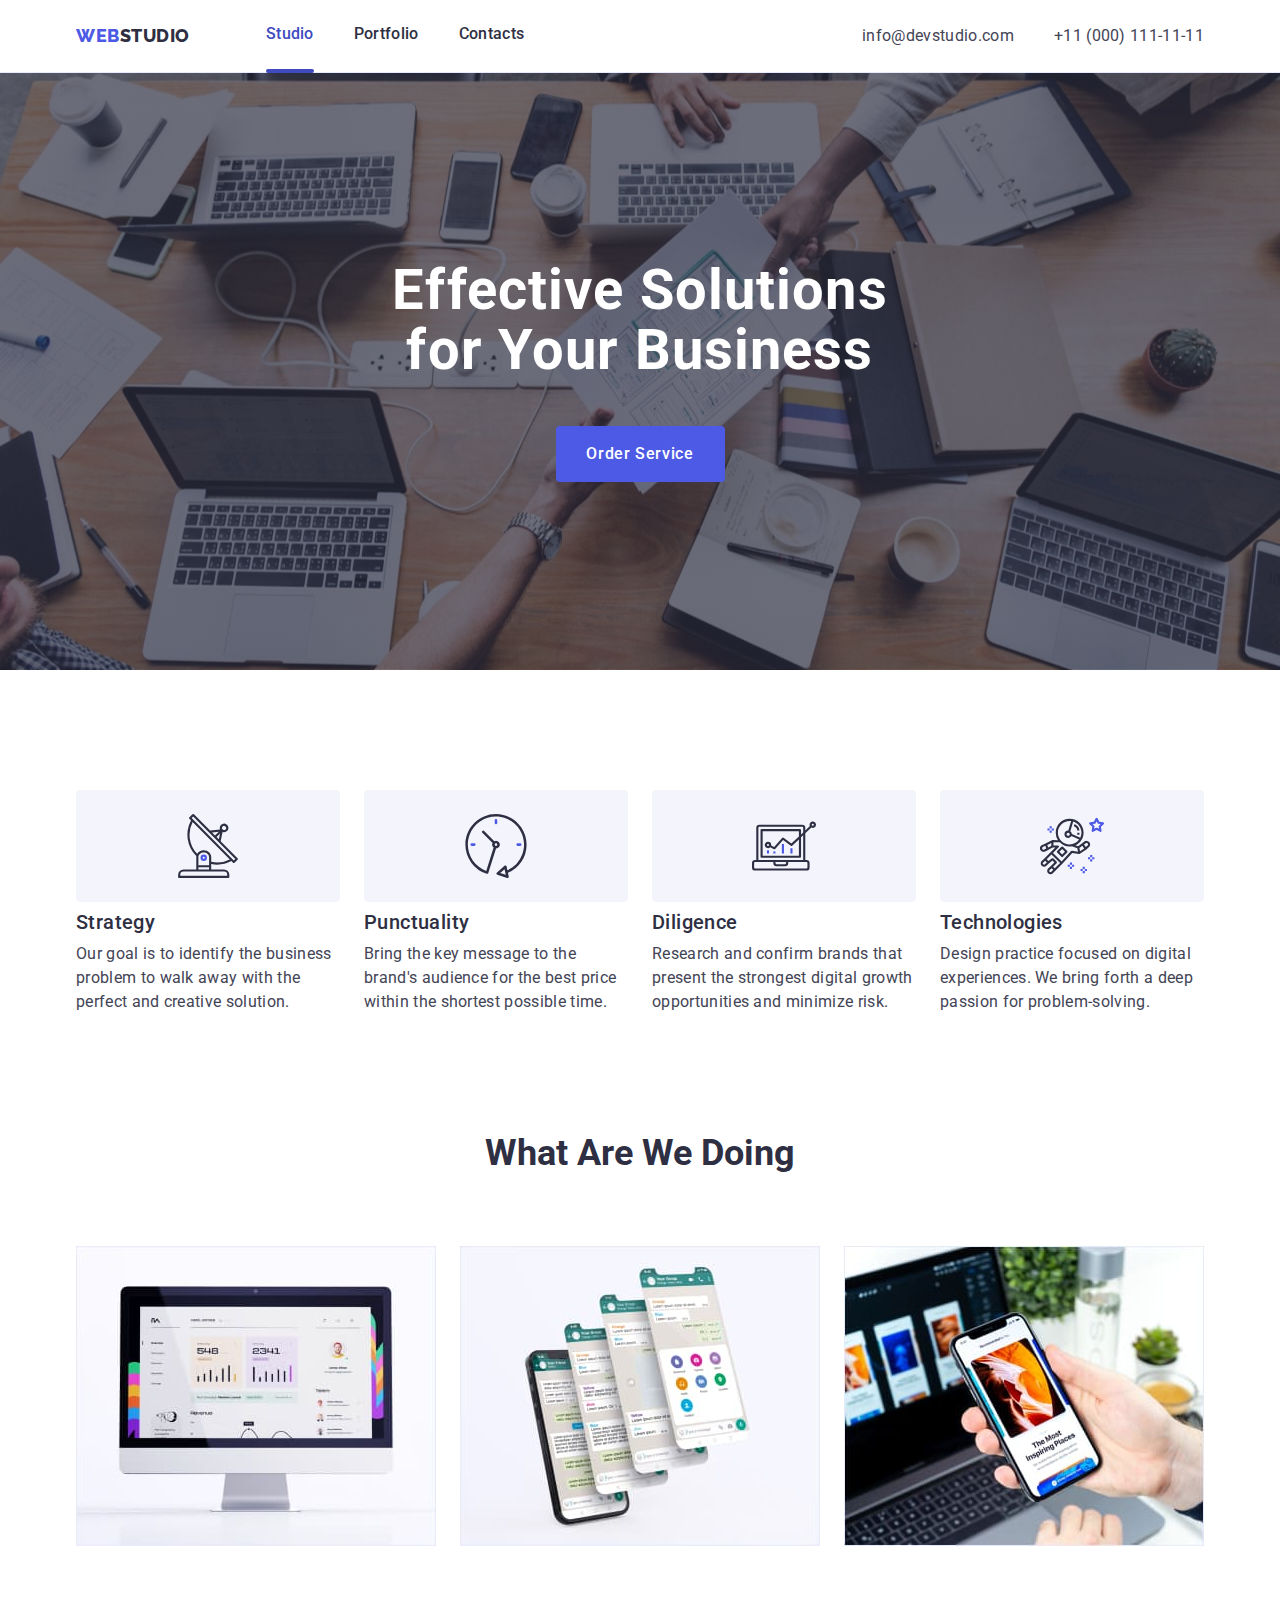
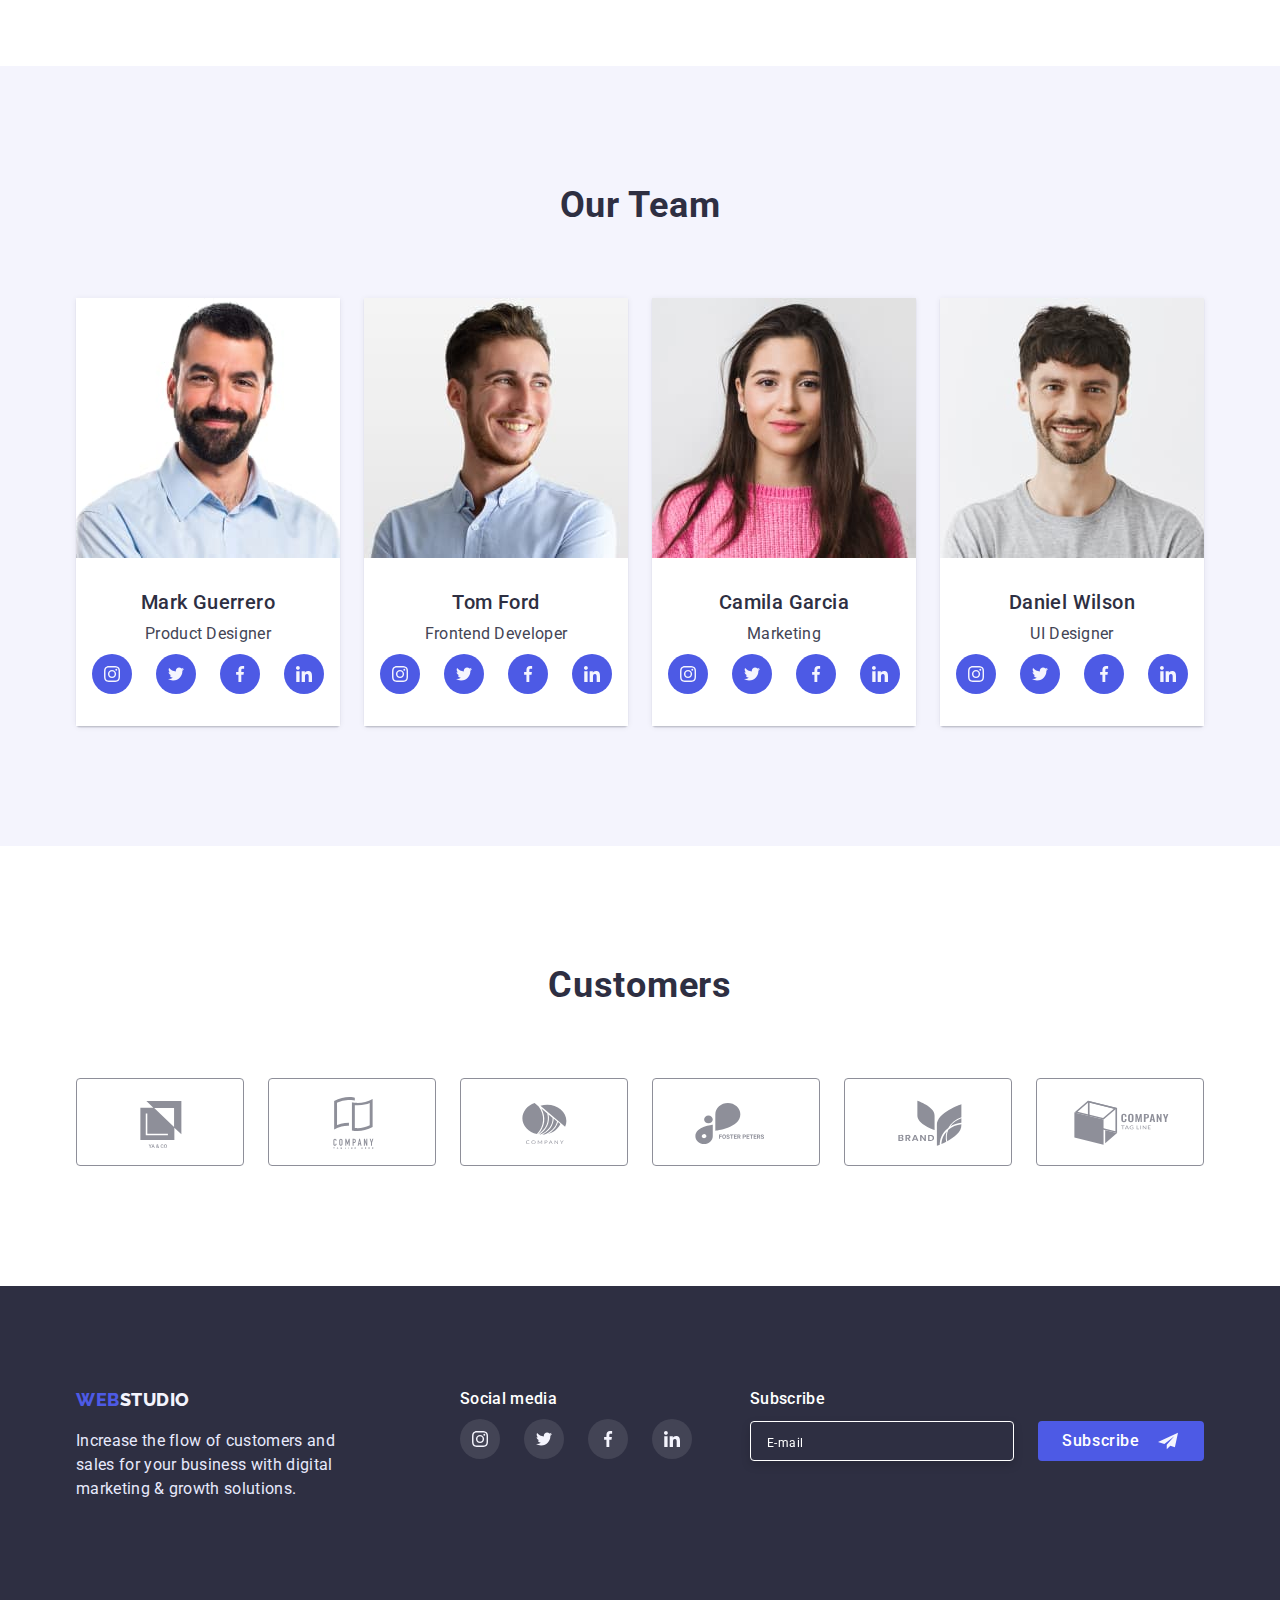
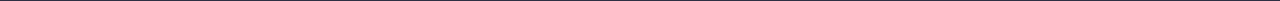
<file: index.html>
<!-- @format -->

<!DOCTYPE html>
<html lang="en">
  <head>
    <meta charset="UTF-8" />
    <meta http-equiv="X-UA-Compatible" content="IE=edge" />
    <meta name="viewport" content="width=device-width, initial-scale=1.0" />
    <title>Document</title>
    <link rel="stylesheet" href="./css/modern-normalize.css" />
    <link rel="stylesheet" href="./css/styles.css" />
    <link rel="preconnect" href="https://fonts.googleapis.com" />
    <link rel="preconnect" href="https://fonts.gstatic.com" crossorigin />
    <link
      href="https://fonts.googleapis.com/css2?family=Raleway:wght@800&family=Roboto:wght@400;500;700&display=swap"
      rel="stylesheet"
    />
  </head>
  <body class="body">
    <header class="header">
      <div class="header-container container">
        <nav class="header-nav">
          <a href="" class="header-logo link"
            >Web<span class="span-logo">Studio</span></a
          >
          <ul class="header-list list">
            <li class="header-item">
              <a href="./index.html" class="header-link link current">Studio</a>
            </li>
            <li class="header-item">
              <a href="./portfolio.html" class="header-link link">Portfolio</a>
            </li>
            <li class="header-item">
              <a href="" class="header-link link">Contacts</a>
            </li>
          </ul>
        </nav>
        <address class="header-connect">
          <ul class="header-connect-list list">
            <li class="header-connect-item">
              <a
                href="mailto:info@devstudio.com"
                class="header-connect-link link"
                >info@devstudio.com</a
              >
            </li>
            <li class="header-connect-item">
              <a href="tel:+110001111111" class="header-connect-link link"
                >+11 (000) 111-11-11</a
              >
            </li>
          </ul>
        </address>
      </div>
    </header>
    <main>
      <section class="service">
        <div class="container">
          <h1 class="service-title">Effective Solutions for Your Business</h1>
          <button type="button" class="service-btn" data-modal-open>
            Order Service
          </button>
        </div>
      </section>
      <section class="skill">
        <div class="container">
          <h2 hidden class="skill-title">Your Business</h2>
          <ul class="skill-list list">
            <li class="skill-item">
              <div class="skill-svg">
                <svg width="64" heidth="64">
                  <use href="./images/icons.svg#icon-antenna"></use>
                </svg>
              </div>
              <h3 class="skill-title">Strategy</h3>
              <p class="skill-text">
                Our goal is to identify the business problem to walk away with
                the perfect and creative solution.
              </p>
            </li>
            <li class="skill-item">
              <div class="skill-svg">
                <svg width="64" heidth="64">
                  <use href="./images/icons.svg#icon-clock"></use>
                </svg>
              </div>
              <h3 class="skill-title">Punctuality</h3>
              <p class="skill-text">
                Bring the key message to the brand's audience for the best price
                within the shortest possible time.
              </p>
            </li>
            <li class="skill-item">
              <div class="skill-svg">
                <svg width="64" heidth="64">
                  <use href="./images/icons.svg#icon-diagram"></use>
                </svg>
              </div>
              <h3 class="skill-title">Diligence</h3>
              <p class="skill-text">
                Research and confirm brands that present the strongest digital
                growth opportunities and minimize risk.
              </p>
            </li>
            <li class="skill-item">
              <div class="skill-svg">
                <svg width="64" heidth="64">
                  <use href="./images/icons.svg#icon-astronaut"></use>
                </svg>
              </div>
              <h3 class="skill-title">Technologies</h3>
              <p class="skill-text">
                Design practice focused on digital experiences. We bring forth a
                deep passion for problem-solving.
              </p>
            </li>
          </ul>
        </div>
      </section>
      <section class="info">
        <div class="container">
          <h2 class="info-title">What are we doing</h2>
          <ul class="info-list list">
            <li class="info-item">
              <img
                src="./images/computer1.jpg"
                alt="ComputerApple"
                width="360"
                class="info-img"
              />
            </li>

            <li class="info-item">
              <img
                src="./images/watsapp.jpg"
                alt="WatsApp"
                width="360"
                class="info-img"
              />
            </li>
            <li class="info-item">
              <img
                src="./images/iphone.jpg"
                alt="Iphone"
                width="360"
                class="info-img"
              />
            </li>
          </ul>
        </div>
      </section>
      <section class="team">
        <div class="container">
          <h2 class="team-our-title">Our Team</h2>
          <ul class="team-list list">
            <li class="team-item">
              <img
                src="./images/markguerrero.jpg"
                alt="Mark Guerrero"
                width="264"
                class="info-img"
              />
              <div class="container-team">
                <h3 class="team-title">Mark Guerrero</h3>
                <p class="team-text">Product Designer</p>
                <ul class="team-list-svg list">
                  <li class="team-item-svg">
                    <a class="team-link-svg link" href="">
                      <svg width="16" height="16" class="team-ikon">
                        <use href="./images/icons.svg#icon-instagram"></use>
                      </svg>
                    </a>
                  </li>
                  <li class="team-item-svg">
                    <a class="team-link-svg link" href="">
                      <svg width="16" height="16" class="team-ikon">
                        <use href="./images/icons.svg#icon-twitter"></use>
                      </svg>
                    </a>
                  </li>
                  <li class="team-item-svg">
                    <a class="team-link-svg link" href="">
                      <svg width="16" height="16" class="team-ikon">
                        <use href="./images/icons.svg#icon-facebook"></use>
                      </svg>
                    </a>
                  </li>
                  <li class="team-item-svg">
                    <a class="team-link-svg link" href="">
                      <svg width="16" height="16" class="team-ikon">
                        <use href="./images/icons.svg#icon-linkedin"></use>
                      </svg>
                    </a>
                  </li>
                </ul>
              </div>
            </li>
            <li class="team-item">
              <img src="./images/tomford.jpg" alt="Tom Ford" width="264" />
              <div class="container-team">
                <h3 class="team-title">Tom Ford</h3>
                <p class="team-text">Frontend Developer</p>
                <ul class="team-list-svg list">
                  <li class="team-item-svg">
                    <a class="team-link-svg link" href="">
                      <svg width="16" height="16" class="team-ikon">
                        <use href="./images/icons.svg#icon-instagram"></use>
                      </svg>
                    </a>
                  </li>
                  <li class="team-item-svg">
                    <a class="team-link-svg link" href="">
                      <svg width="16" height="16" class="team-ikon">
                        <use href="./images/icons.svg#icon-twitter"></use>
                      </svg>
                    </a>
                  </li>
                  <li class="team-item-svg">
                    <a class="team-link-svg link" href="">
                      <svg width="16" height="16" class="team-ikon">
                        <use href="./images/icons.svg#icon-facebook"></use>
                      </svg>
                    </a>
                  </li>
                  <li class="team-item-svg">
                    <a class="team-link-svg link" href="">
                      <svg width="16" height="16" class="team-ikon">
                        <use href="./images/icons.svg#icon-linkedin"></use>
                      </svg>
                    </a>
                  </li>
                </ul>
              </div>
            </li>
            <li class="team-item">
              <img
                src="./images/camilagarcia.jpg"
                alt="Camila Garcia"
                width="264"
              />
              <div class="container-team">
                <h3 class="team-title">Camila Garcia</h3>
                <p class="team-text">Marketing</p>
                <ul class="team-list-svg list">
                  <li class="team-item-svg">
                    <a class="team-link-svg link" href="">
                      <svg width="16" height="16" class="team-ikon">
                        <use href="./images/icons.svg#icon-instagram"></use>
                      </svg>
                    </a>
                  </li>
                  <li class="team-item-svg">
                    <a class="team-link-svg link" href="">
                      <svg width="16" height="16" class="team-ikon">
                        <use href="./images/icons.svg#icon-twitter"></use>
                      </svg>
                    </a>
                  </li>
                  <li class="team-item-svg">
                    <a class="team-link-svg link" href="">
                      <svg width="16" height="16" class="team-ikon">
                        <use href="./images/icons.svg#icon-facebook"></use>
                      </svg>
                    </a>
                  </li>
                  <li class="team-item-svg">
                    <a class="team-link-svg link" href="">
                      <svg width="16" height="16" class="team-ikon">
                        <use href="./images/icons.svg#icon-linkedin"></use>
                      </svg>
                    </a>
                  </li>
                </ul>
              </div>
            </li>
            <li class="team-item">
              <img
                src="./images/danielwilson.jpg"
                alt="Daniel Wilson"
                width="264"
              />
              <div class="container-team">
                <h3 class="team-title">Daniel Wilson</h3>
                <p class="team-text">UI Designer</p>
                <ul class="team-list-svg list">
                  <li class="team-item-svg">
                    <a class="team-link-svg link" href="">
                      <svg width="16" height="16" class="team-ikon">
                        <use href="./images/icons.svg#icon-instagram"></use>
                      </svg>
                    </a>
                  </li>
                  <li class="team-item-svg">
                    <a class="team-link-svg link" href="">
                      <svg width="16" height="16" class="team-ikon">
                        <use href="./images/icons.svg#icon-twitter"></use>
                      </svg>
                    </a>
                  </li>
                  <li class="team-item-svg">
                    <a class="team-link-svg link" href="">
                      <svg width="16" height="16" class="team-ikon">
                        <use href="./images/icons.svg#icon-facebook"></use>
                      </svg>
                    </a>
                  </li>
                  <li class="team-item-svg">
                    <a class="team-link-svg link" href="">
                      <svg width="16" height="16" class="team-ikon">
                        <use href="./images/icons.svg#icon-linkedin"></use>
                      </svg>
                    </a>
                  </li>
                </ul>
              </div>
            </li>
          </ul>
        </div>
      </section>
      <section class="customers">
        <div class="container">
          <h2 class="customers-title">Customers</h2>
          <ul class="customers-list list">
            <li class="customers-item">
              <a href="" class="customers-link">
                <svg width="104" height="56" class="customers-ikon">
                  <use
                    href="./images/icons.svg#icon-logo1"
                    class="customers-use-svg"
                  ></use>
                </svg>
              </a>
            </li>
            <li class="customers-item">
              <a href="" class="customers-link">
                <svg width="104" height="56" class="customers-ikon">
                  <use
                    href="./images/icons.svg#icon-logo2"
                    class="customers-use-svg"
                  ></use>
                </svg>
              </a>
            </li>
            <li class="customers-item">
              <a href="" class="customers-link">
                <svg width="104" height="56" class="customers-ikon">
                  <use
                    href="./images/icons.svg#icon-logo3"
                    class="customers-use-svg"
                  ></use>
                </svg>
              </a>
            </li>
            <li class="customers-item">
              <a href="" class="customers-link">
                <svg width="104" height="56" class="customers-ikon">
                  <use
                    href="./images/icons.svg#icon-logo4"
                    class="customers-use-svg"
                  ></use>
                </svg>
              </a>
            </li>
            <li class="customers-item">
              <a href="" class="customers-link">
                <svg width="104" height="56" class="customers-ikon">
                  <use
                    href="./images/icons.svg#icon-logo5"
                    class="customers-use-svg"
                  ></use>
                </svg>
              </a>
            </li>
            <li class="customers-item">
              <a href="" class="customers-link">
                <svg width="104" height="56" class="customers-ikon">
                  <use
                    href="./images/icons.svg#icon-logo6"
                    class="customers-use-svg"
                  ></use>
                </svg>
              </a>
            </li>
          </ul>
        </div>
      </section>
    </main>
    <footer class="footer">
      <div class="container-footer container">
        <div class="container-footer-logo">
          <a href="./index.html" class="footer-logo link"
            >Web<span class="footer-span">Studio</span></a
          >
          <p class="footer-text">
            Increase the flow of customers and sales for your business with
            digital marketing & growth solutions.
          </p>
        </div>
        <div class="container-footer-content">
          <h3 class="footer-title">Social media</h3>
          <ul class="footer-list-svg list">
            <li class="footer-item-svg">
              <a class="footer-link-svg link" href="">
                <svg width="16" height="16" class="footer-ikon">
                  <use href="./images/icons.svg#icon-instagram"></use>
                </svg>
              </a>
            </li>
            <li class="footer-item-svg">
              <a class="footer-link-svg link" href="">
                <svg width="16" height="16" class="footer-ikon">
                  <use href="./images/icons.svg#icon-twitter"></use>
                </svg>
              </a>
            </li>
            <li class="footer-item-svg">
              <a class="footer-link-svg link" href="">
                <svg width="16" height="16" class="footer-ikon">
                  <use href="./images/icons.svg#icon-facebook"></use>
                </svg>
              </a>
            </li>
            <li class="footer-item-svg">
              <a class="footer-link-svg link" href="">
                <svg width="16" height="16" class="footer-ikon">
                  <use href="./images/icons.svg#icon-linkedin"></use>
                </svg>
              </a>
            </li>
          </ul>
        </div>
        <div class="footer-container-form">
          <h3 class="footer-title-sub">Subscribe</h3>
          <form class="footer-form">
            <div class="footer-container-name">
              <input
                type="text"
                class="footer-input"
                id="footer-e-mail"
                name="footer-e-mail"
                required
                placeholder="E-mail"
              />
              <button type="submit" class="footer-button">
                Subscribe
                <svg width="24" height="20" class="footer-svg-fly">
                  <use href="./images/icons.svg#icon-fly"></use>
                </svg>
              </button>
            </div>
          </form>
        </div>
      </div>
    </footer>
    <div class="backdrop is-hidden" data-modal>
      <div class="modal">
        <button type="button" class="modal-btn" data-modal-close>
          <svg class="close-svg">
            <use href="./images/icons.svg#icon-close"></use>
          </svg>
        </button>
        <p class="modal-title">Leave your contacts and we will call you back</p>
        <form class="modal-form">
          <div class="container-footer-form">
            <label class="modal-label-content">
              <span class="modal-label-text">Name</span>
              <div class="container-footer-input">
                <input type="text" class="modal-input" name="user-name" />
                <svg class="modal-input-icon" width="18" heidth="18">
                  <use href="./images/icons.svg#icon-person-modal"></use>
                </svg>
              </div>
            </label>
          </div>
          <div class="container-footer-form">
            <label class="modal-label-content">
              <span class="modal-label-text">Phone</span>
              <div class="container-footer-input">
                <input type="text" class="modal-input" name="user-phone" />
                <svg class="modal-input-icon" width="18" heidth="18">
                  <use href="./images/icons.svg#icon-phone-modal"></use>
                </svg>
              </div>
            </label>
          </div>
          <div class="container-footer-form">
            <label class="modal-label-content">
              <span class="modal-label-text">Email</span>
              <div class="container-footer-input">
                <input type="text" class="modal-input" name="user-email" />
                <svg class="modal-input-icon" width="18" heidth="18">
                  <use href="./images/icons.svg#icon-email-modal"></use>
                </svg>
              </div>
            </label>
          </div>
          <div class="container-footer-form">
            <label class="modal-label-content" for="user-comment">
              Comment
            </label>
            <textarea
              name="user-comment"
              id="user-comment"
              class="modal-textarea"
              placeholder="Text input"
            ></textarea>
          </div>
          <div class="modal-field">
            <input
              class="modal-check visually-hidden"
              type="checkbox"
              id="privacy"
              name="user-privacy"
              value="true"
            />
            <label for="privacy" class="check-text"
              >I accept the terms and conditions of the
              <a href="" class="label-link">Privacy Policy</a></label
            >
            <button type="submit" class="modal-btn-send">Send</button>
          </div>
        </form>
      </div>
    </div>
    <script src="./js/modal.js"></script>
  </body>
</html>
</file>
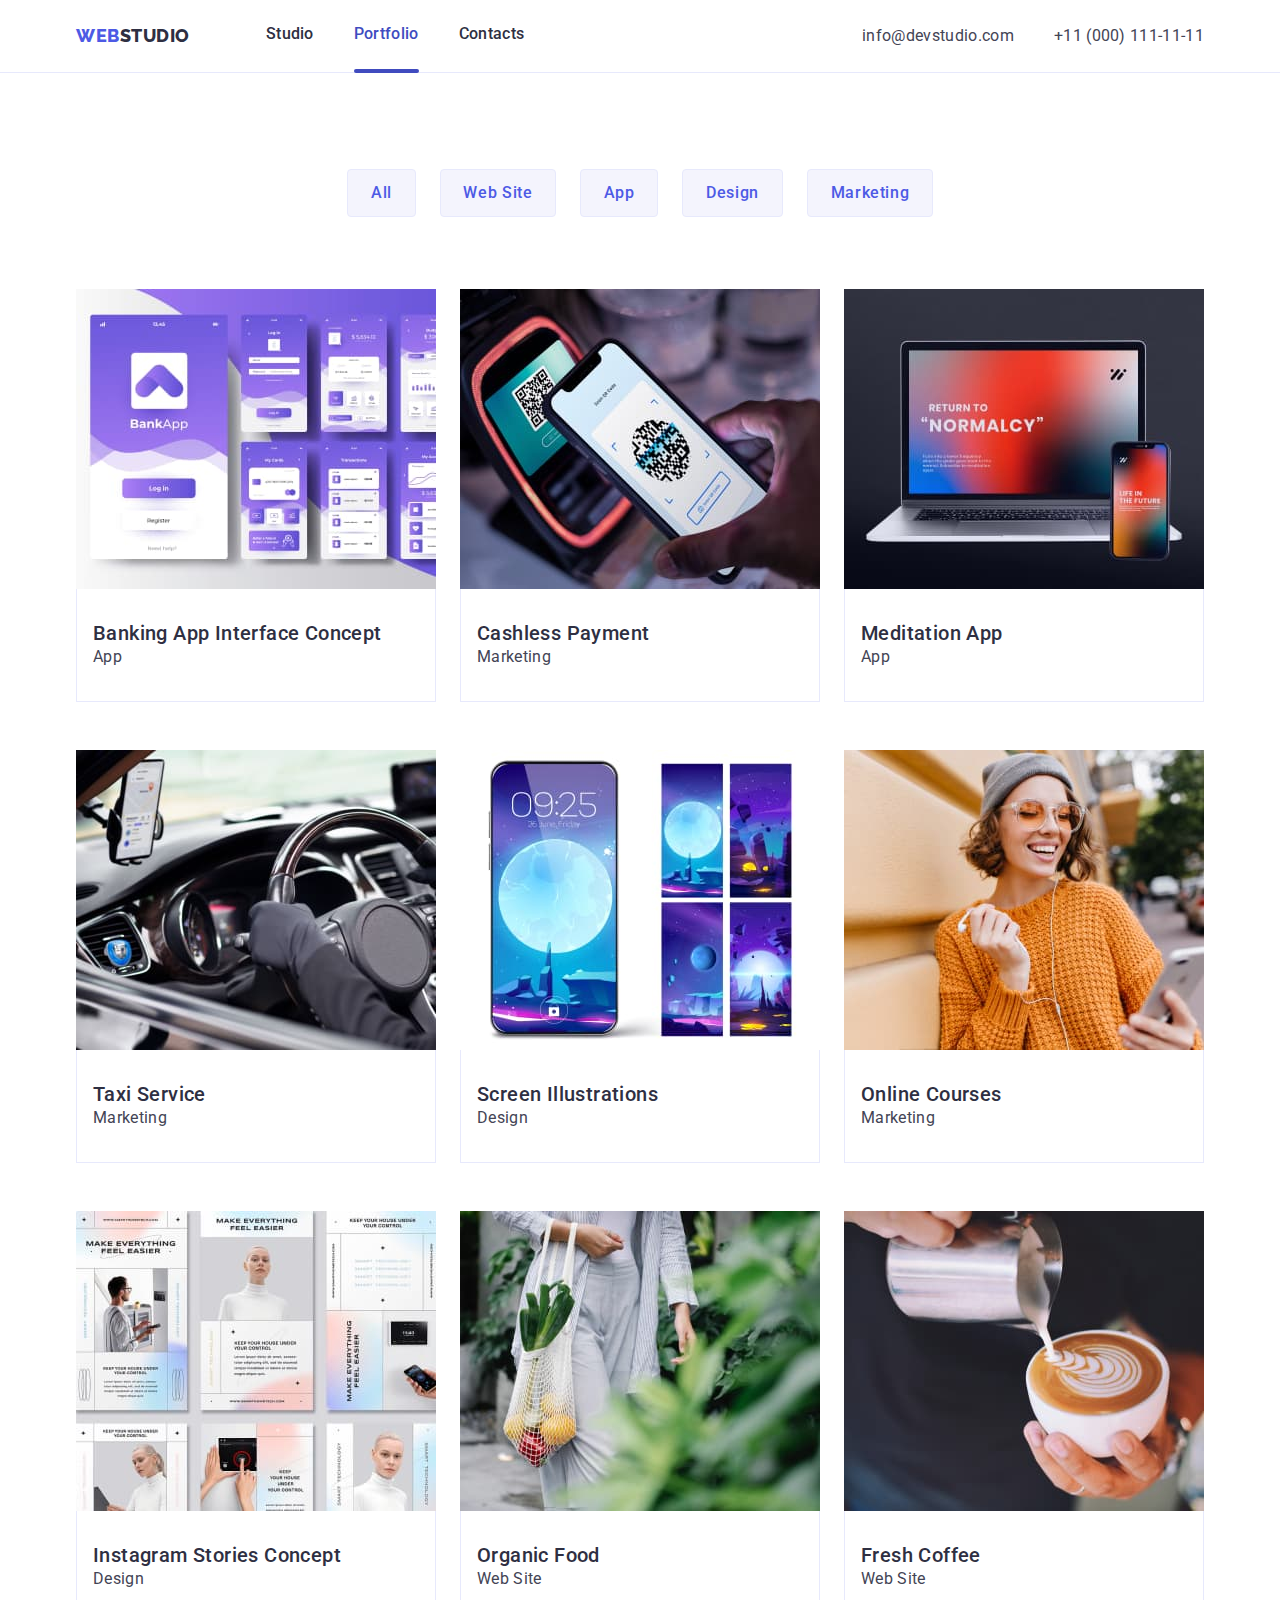
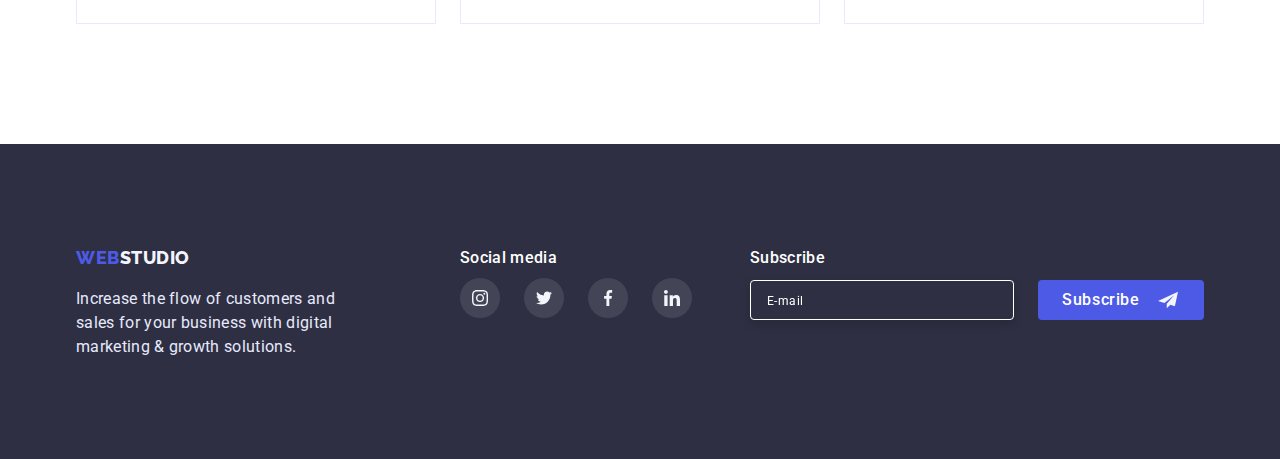
<file: portfolio.html>
<!-- @format -->

<!DOCTYPE html>
<html lang="en">
  <head>
    <meta charset="UTF-8" />
    <meta http-equiv="X-UA-Compatible" content="IE=edge" />
    <meta name="viewport" content="width=device-width, initial-scale=1.0" />
    <title>Document</title>
    <link rel="stylesheet" href="./css/modern-normalize.css" />
    <link rel="stylesheet" href="./css/styles.css" />
    <link rel="preconnect" href="https://fonts.googleapis.com" />
    <link rel="preconnect" href="https://fonts.gstatic.com" crossorigin />
    <link
      href="https://fonts.googleapis.com/css2?family=Raleway:wght@800&family=Roboto:wght@400;500;700&display=swap"
      rel="stylesheet"
    />
  </head>
  <body>
    <header class="header">
      <div class="header-container container">
        <nav class="header-nav">
          <a href="" class="header-logo link"
            >Web<span class="span-logo">Studio</span></a
          >
          <ul class="header-list list">
            <li class="header-item">
              <a href="./index.html" class="header-link link">Studio</a>
            </li>
            <li class="header-item">
              <a href="./portfolio.html" class="header-link link current"
                >Portfolio</a
              >
            </li>
            <li class="header-item">
              <a href="" class="header-link link">Contacts</a>
            </li>
          </ul>
        </nav>
        <address class="header-connect">
          <ul class="header-connect-list list">
            <li class="header-connect-item">
              <a
                href="mailto:info@devstudio.com"
                class="header-connect-link link"
                >info@devstudio.com</a
              >
            </li>
            <li class="header-connect-item">
              <a href="tel:+110001111111" class="header-connect-link link"
                >+11 (000) 111-11-11</a
              >
            </li>
          </ul>
        </address>
      </div>
    </header>
    <main>
      <section class="serch">
        <div class="container">
          <h1 hidden class="serch-title">Serch</h1>
          <ul class="serch-list list">
            <li class="serch-item">
              <button type="button" class="serch-btn btn-all">All</button>
            </li>
            <li class="serch-item">
              <button type="button" class="serch-btn btn-web">Web Site</button>
            </li>
            <li class="serch-item">
              <button type="button" class="serch-btn btn-app">App</button>
            </li>
            <li class="serch-item">
              <button type="button" class="serch-btn btn-des">Design</button>
            </li>
            <li class="serch-item">
              <button type="button" class="serch-btn btn-mark">
                Marketing
              </button>
            </li>
          </ul>
          <ul class="catalog-list list">
            <li class="catalog-item">
              <a href="" class="catalog-link link">
                <div class="catalog-cover-container">
                  <img
                    src="./images/bankingapp.jpg"
                    alt="bankingapp"
                    width="360"
                  />
                  <p class="catalog-cover-text">
                    14 Stylish and User-Friendly App Design Concepts · Task
                    Manager App · Calorie Tracker App · Exotic Fruit Ecommerce
                    App · Cloud Storage App
                  </p>
                </div>
                <div class="container-catalog">
                  <h2 class="catalog-title">Banking App Interface Concept</h2>
                  <p class="catalog-text">App</p>
                </div></a
              >
            </li>
            <li class="catalog-item">
              <a href="" class="catalog-link link">
                <div class="catalog-cover-container">
                  <img
                    src="./images/cashlespayment.jpg"
                    alt="cashlespayment"
                    width="360"
                  />
                  <p class="catalog-cover-text">
                    14 Stylish and User-Friendly App Design Concepts · Task
                    Manager App · Calorie Tracker App · Exotic Fruit Ecommerce
                    App · Cloud Storage App
                  </p>
                </div>
                <div class="container-catalog">
                  <h2 class="catalog-title">Cashless Payment</h2>
                  <p class="catalog-text">Marketing</p>
                </div></a
              >
            </li>
            <li class="catalog-item">
              <a href="" class="catalog-link link">
                <div class="catalog-cover-container">
                  <img
                    src="./images/meditaionapp.jpg"
                    alt="meditaionapp"
                    width="360"
                  />
                  <p class="catalog-cover-text">
                    14 Stylish and User-Friendly App Design Concepts · Task
                    Manager App · Calorie Tracker App · Exotic Fruit Ecommerce
                    App · Cloud Storage App
                  </p>
                </div>
                <div class="container-catalog">
                  <h2 class="catalog-title">Meditation App</h2>
                  <p class="catalog-text">App</p>
                </div></a
              >
            </li>
            <li class="catalog-item">
              <a href="" class="catalog-link link">
                <div class="catalog-cover-container">
                  <img
                    src="./images/taxiservice.jpg"
                    alt="taxiservice"
                    width="360"
                  />
                  <p class="catalog-cover-text">
                    14 Stylish and User-Friendly App Design Concepts · Task
                    Manager App · Calorie Tracker App · Exotic Fruit Ecommerce
                    App · Cloud Storage App
                  </p>
                </div>
                <div class="container-catalog">
                  <h2 class="catalog-title">Taxi Service</h2>
                  <p class="catalog-text">Marketing</p>
                </div></a
              >
            </li>
            <li class="catalog-item">
              <a href="" class="catalog-link link">
                <div class="catalog-cover-container">
                  <img
                    src="./images/screenillustrations.jpg"
                    alt="screenillustrations"
                    width="360px"
                  />
                  <p class="catalog-cover-text">
                    14 Stylish and User-Friendly App Design Concepts · Task
                    Manager App · Calorie Tracker App · Exotic Fruit Ecommerce
                    App · Cloud Storage App
                  </p>
                </div>
                <div class="container-catalog">
                  <h2 class="catalog-title">Screen Illustrations</h2>
                  <p class="catalog-text">Design</p>
                </div></a
              >
            </li>
            <li class="catalog-item">
              <a href="" class="catalog-link link">
                <div class="catalog-cover-container">
                  <img
                    src="./images/onlinecourses.jpg"
                    alt="onlinecourses"
                    width="360"
                  />
                  <p class="catalog-cover-text">
                    14 Stylish and User-Friendly App Design Concepts · Task
                    Manager App · Calorie Tracker App · Exotic Fruit Ecommerce
                    App · Cloud Storage App
                  </p>
                </div>
                <div class="container-catalog">
                  <h2 class="catalog-title">Online Courses</h2>
                  <p class="catalog-text">Marketing</p>
                </div></a
              >
            </li>
            <li class="catalog-item">
              <a href="" class="catalog-link link">
                <div class="catalog-cover-container">
                  <img
                    src="./images/instagramstoriesconcept.jpg"
                    alt="instagramstoriesconcept"
                    width="360"
                  />
                  <p class="catalog-cover-text">
                    14 Stylish and User-Friendly App Design Concepts · Task
                    Manager App · Calorie Tracker App · Exotic Fruit Ecommerce
                    App · Cloud Storage App
                  </p>
                </div>
                <div class="container-catalog">
                  <h2 class="catalog-title">Instagram Stories Concept</h2>
                  <p class="catalog-text">Design</p>
                </div></a
              >
            </li>
            <li class="catalog-item">
              <a href="" class="catalog-link link">
                <div class="catalog-cover-container">
                  <img
                    src="./images/organicfood.jpg"
                    alt="organicfood"
                    width="360"
                  />
                  <p class="catalog-cover-text">
                    14 Stylish and User-Friendly App Design Concepts · Task
                    Manager App · Calorie Tracker App · Exotic Fruit Ecommerce
                    App · Cloud Storage App
                  </p>
                </div>
                <div class="container-catalog">
                  <h2 class="catalog-title">Organic Food</h2>
                  <p class="catalog-text">Web Site</p>
                </div></a
              >
            </li>
            <li class="catalog-item">
              <a href="" class="catalog-link link">
                <div class="catalog-cover-container">
                  <img
                    src="./images/freshcoffee.jpg"
                    alt="freshcoffee"
                    width="360"
                  />
                  <p class="catalog-cover-text">
                    14 Stylish and User-Friendly App Design Concepts · Task
                    Manager App · Calorie Tracker App · Exotic Fruit Ecommerce
                    App · Cloud Storage App
                  </p>
                </div>
                <div class="container-catalog">
                  <h2 class="catalog-title">Fresh Coffee</h2>
                  <p class="catalog-text">Web Site</p>
                </div></a
              >
            </li>
          </ul>
        </div>
      </section>
    </main>
    <footer class="footer">
      <div class="container-footer container">
        <div class="container-footer-logo">
          <a href="./index.html" class="footer-logo link"
            >Web<span class="footer-span">Studio</span></a
          >
          <p class="footer-text">
            Increase the flow of customers and sales for your business with
            digital marketing & growth solutions.
          </p>
        </div>
        <div class="container-footer-content">
          <h3 class="footer-title">Social media</h3>
          <ul class="footer-list-svg list">
            <li class="footer-item-svg">
              <a class="footer-link-svg link" href="">
                <svg width="16" height="16" class="footer-ikon">
                  <use href="./images/icons.svg#icon-instagram"></use>
                </svg>
              </a>
            </li>
            <li class="footer-item-svg">
              <a class="footer-link-svg link" href="">
                <svg width="16" height="16" class="footer-ikon">
                  <use href="./images/icons.svg#icon-twitter"></use>
                </svg>
              </a>
            </li>
            <li class="footer-item-svg">
              <a class="footer-link-svg link" href="">
                <svg width="16" height="16" class="footer-ikon">
                  <use href="./images/icons.svg#icon-facebook"></use>
                </svg>
              </a>
            </li>
            <li class="footer-item-svg">
              <a class="footer-link-svg link" href="">
                <svg width="16" height="16" class="footer-ikon">
                  <use href="./images/icons.svg#icon-linkedin"></use>
                </svg>
              </a>
            </li>
          </ul>
        </div>
        <div class="footer-container-form">
          <h3 class="footer-title-sub">Subscribe</h3>
          <form class="footer-form">
            <div class="footer-container-name">
              <input
                type="text"
                class="footer-input"
                id="footer-e-mail"
                name="footer-e-mail"
                required
                placeholder="E-mail"
              />
              <button type="submit" class="footer-button">
                Subscribe
                <svg width="24" height="20" class="footer-svg-fly">
                  <use href="./images/icons.svg#icon-fly"></use>
                </svg>
              </button>
            </div>
          </form>
        </div>
      </div>
    </footer>
  </body>
</html>
</file>
<file: css/styles.css>
body{
    font-family: "Roboto", sans-serif;
    color: #434455;
    background-color: #FFFFFF;
}
img {
    display: block;
    width: 100%;
    height: auto;
}
.visually-hidden {
    position: absolute;
    width: 1px;
    height: 1px;
    margin: -1px;
    border: 0;
    padding: 0;

    white-space: nowrap;
    clip-path: inset(100%);
    clip: rect(0 0 0 0);
    overflow: hidden;
}
/*-------------------HEADER------------------*/
.link{
    text-decoration: none;
}
.list{
    list-style: none;
    padding: 0;
    margin: 0;
}
.header {
    font-style: normal;
    border-bottom: 1px solid #E7E9FC;
    margin: 0 auto;
}
.header-container {
    display: flex;
    align-items: center;
    max-width: 1440px;
    height: 72px;
}
.container {
    width: 1158px;
    padding-left: 15px;
    padding-right: 15px;
    margin: 0px auto;
}
.header-nav {
    display: flex;
    align-items: center;
    margin-right: auto;
}
.header-logo {
    font-family: 'Raleway', sans-serif;
    font-style: normal;
    font-weight: 800;
    font-size: 18px;
    line-height: 1.17;
    display: flex;
    align-items: center;
    letter-spacing: 0.03em;
    text-transform: uppercase;
    color: #4d5ae5;
    flex: none;
    order: 0;
    flex-grow: 0;
    margin-right: 76px;
}

.span-logo {
    color:#2E2F42;
    order: 0;
}
.header-list {
    display: flex;
    gap: 40px;
}
.header-item {

}
.header-link {
    font-family: 'Roboto';
    padding-top: 24px;
    padding-bottom: 24px;
    display: block;
    font-weight: 500;
    font-size: 16px;
    line-height: 1.5;
    letter-spacing: 0.02em;
    color: #2E2F42;
    flex: none;
    order: 0;
    flex-grow: 0;
    transition: color 250ms cubic-bezier(0.4, 0, 0.2, 1);
}
.current {
    color: #404bbf;
}
.current::after{
    content: '';
    height: 4px;
    border-radius: 2px;
    display: block;
    background: #404BBF;
    position: relative;
    top: 23px;
}

.header-link:hover{
    color:#404bbf;
    
}
.header-link:focus{
    color: #404bbf;
}
.header-connect {
    font-style: normal;
}
.header-connect-list {
    display: flex;
    gap: 40px;
}
.header-connect-item {
    
}
.header-connect-link {
    font-family: 'Roboto';
    font-size: 16px;
    line-height: 1.5;
    letter-spacing: 0.02em;
    color: #434455;
    transition: color 250ms cubic-bezier(0.4, 0, 0.2, 1);
}
.header-connect-link:hover{
    color: #404BBF;
    
    
}
.header-connect-link:focus {
    color: #404BBF;
}

/*-------------------HEADER END------------------*/
.service {
    max-width: 1440px;
    background-position: center;
    display: block;
    margin: 0 auto;
    background-color: #2e2f42;
    padding-top: 188px;
    padding-bottom: 188px;
    text-align: center;
    background-image: linear-gradient(rgba(46, 47, 66, 0.7), rgba(46, 47, 66, 0.7)), url(../images/peopleoffice.jpg);
    background-repeat: no-repeat;
    background-size: 1440px;
}

.service-title {
    max-width: 496px;
    margin: 0 auto;
    font-size: 56px;
    line-height: 1.07;
    letter-spacing: 0.02em;
    color: #ffffff;
    text-align: center;
}

.service-btn {
    font-family: "Roboto", sans-serif;
    min-width: 169px;
    height: 56px;
    margin-top: 45px;
    font-weight: 500;
    font-size: 16px;
    line-height: 1.5;
    letter-spacing: 0.04em;
    color: #ffffff;
    cursor: pointer;
    background: #4D5AE5;
    border-radius: 4px;
    border: none;
    transition: background-color 250ms cubic-bezier(0.4, 0, 0.2, 1), box-shadow 250ms cubic-bezier(0.4, 0, 0.2, 1);
}
.service-btn:hover{
    box-shadow: 0px 4px 4px rgba(0, 0, 0, 0.15);
    background-color: #404BBF;
    
}

.skill {
    padding-top: 120px;
    padding-bottom: 120px;
}

.skill-title {
    color: #2e2f42;
    font-weight: 500;
    font-size: 20px;
    line-height: 1.2;
    letter-spacing: 0.02em;
    margin: 8px 0px 0 0;
}

.skill-list {
    display: flex;
    gap: 24px;
}

.skill-item {
    width: 264px;
}
.skill-svg {
    width: 264px;
    height: 112px;
    background: #F4F4FD;
    border-radius: 4px;
    text-align: center;
    padding: 24px;
    display: flex;
    justify-content: center;
}

.skill-text {
    line-height: 1.5;
    letter-spacing: 0.02em;
    margin: 8px 0 0 0;
}

.info {
    padding-bottom: 120px;
}

.info-title {
    font-size: 36px;
    line-height: 1.11;
    text-align: center;
    text-transform: capitalize;
    color: #2e2f42;
    margin: 0 0 72px 0;
}

.info-list {
    display: flex;
    gap: 24px;
}

.info-item {}
.info-img {
    display: block;
    width: 100%;
    height: auto;
}

.team {
    background: #F4F4FD;
    padding-top: 120px;
    padding-bottom: 120px;
}

.team-our-title {
    margin: 0px 0px 72px 0px;
    font-size: 36px;
    line-height: 1.11;
    text-align: center;
    letter-spacing: 0.02em;
    text-transform: capitalize;
    color: #2e2f42;
}
.team-title{
    font-weight: 500;
    font-size: 20px;
    line-height: 1.2;
    letter-spacing: 0.02em;
    color: #2e2f42;
    margin: 0;
    padding-bottom: 8px;
}
.container-team{
    padding-top: 32px;
    padding-bottom: 32px;
    background-color: #FFFFFF;
}
.team-list {
    display: flex;
    gap: 24px;
}

.team-item {
    box-shadow: 0px 1px 6px rgba(46, 47, 66, 0.08), 0px 1px 1px rgba(46, 47, 66, 0.16), 0px 2px 1px rgba(46, 47, 66, 0.08);
    border-radius: 0px 0px 4px 4px;
    text-align: center;
}

.team-text {
    line-height: 1.5;
    letter-spacing: 0.02em;
    margin: 0;
    padding: 0;
}
.team-list-svg {
    display: flex;
    justify-content: center;
    gap: 24px;
    margin-top: 8px;
}
.team-ikon {

}

.team-item-svg {
    width: 40px;
    height: 40px;
}

.team-link-svg {
    width: 100%;
    height: 100%;
    border-radius: 50%;
    background-color: #4D5AE5;
    display: flex;
    align-items: center;
    justify-content: center;
    transition: background-color 250ms cubic-bezier(0.4, 0, 0.2, 1);
}
.team-link-svg:hover{
    background-color: #404BBF;
    
}

/*-------------------SERCH------------------*/
.serch {
   padding-bottom: 120px;
   padding-top: 96px;
}

.serch-title {
    font-size: 56px;
    line-height: 1.07;
    text-align: center;
    letter-spacing: 0.02em;
    color: #ffffff;
}
.serch-list{
    margin-bottom: 72px;
    display: flex;
    justify-content: center;
    gap: 24px;
}
.serch-item{
    
}

.serch-btn {
    font-family: 'Roboto', sans-serif;
    font-weight: 500;
    font-size: 16px;
    line-height: 1.5;
    display: flex;
    align-items: center;
    letter-spacing: 0.04em;
    color: #4D5AE5;
    flex: none;
    order: 0;
    flex-grow: 0;
    cursor: pointer;
    border: 1px solid #E7E9FC;
    border-radius: 4px;
    justify-content: center;
    background: #F4F4FD;
    transition: color 250ms cubic-bezier(0.4, 0, 0.2, 1), 
    background-color 250ms cubic-bezier(0.4, 0, 0.2, 1), 
    box-shadow 250ms cubic-bezier(0.4, 0, 0.2, 1), 
    border 250ms cubic-bezier(0.4, 0, 0.2, 1) ;
}
.btn-all{
    min-width: 69px;
    height: 48px 
}
.btn-web{
    min-width: 116px;
    height: 48px;  
}
.btn-app{
    min-width: 78px;
    height: 48px;
}
.btn-des{
    min-width: 101px;
    height: 48px;
}
.btn-mark{
    min-width: 126px;
    height: 48px;
}
.serch-btn:hover {
    color: #FFFFFF;
    background-color: #404BBF;
    box-shadow: 0px 3px 1px rgba(0, 0, 0, 0.1), 0px 2px 1px rgba(0, 0, 0, 0.08), 0px 2px 2px rgba(0, 0, 0, 0.12);
    border: 1px solid #404BBF;
}
.catalog-list{
    display: flex;
    flex-wrap: wrap;
    row-gap: 48px;
    column-gap: 24px
}
.container-catalog{
    padding-top: 32px;
    border-right: 1px solid #E7E9FC;
    border-left: 1px solid #E7E9FC;
    border-bottom: 1px solid #E7E9FC;
    padding-bottom: 32px;
    padding-left: 16px;
}
.catalog-item{
}
.catalog-item:hover .catalog-cover-text {
    transform: translateY(0);
}
.catalog-item:hover {
    box-shadow: 0px 1px 6px rgba(46, 47, 66, 0.08), 0px 1px 1px rgba(46, 47, 66, 0.16), 0px 2px 1px rgba(46, 47, 66, 0.08);
}
.catalog-title {
    font-family: 'Roboto', sans-serif;
    padding: 0;
    margin: 0;
    font-weight: 500;
    font-size: 20px;
    line-height: 1.2;
    letter-spacing: 0.02em;
    color: #2E2F42;
    flex: none;
    order: 0;
    flex-grow: 0;
}

.catalog-text {
    font-family: 'Roboto', sans-serif;
    padding: 0;
    margin: 0;
    font-weight: 400;
    font-size: 16px;
    line-height: 1.5;
    letter-spacing: 0.02em;
    color: #434455;
    flex: none;
    order: 1;
    flex-grow: 0;
}
.catalog-link{
    text-decoration: none;
}
.catalog-cover-container{
    position: relative;
    overflow: hidden;
}
.catalog-cover-text{
    position: absolute;
    width: 100%;
    height: 300px;
    left: 0;
    top: 0;
    font-family: 'Roboto', sans-serif;
    font-style: normal;
    font-weight: 400;
    font-size: 16px;
    line-height: 24px;
    letter-spacing: 0.02em;
    color: #F4F4FD;
    background: #4D5AE5;
    mix-blend-mode: normal;
    margin: 0 auto;
    padding: 40px;
    transform: translateY(100%);
    transition: transform 250ms linear;
}
/*-------------------CATALOG END------------------*/
.customers {}
.customers-title {
    font-size: 36px;
    line-height: 1.11;
    text-align: center;
    letter-spacing: 0.02em;
    text-transform: capitalize;
    color: #2e2f42;
    margin: 120px 0px 0 0;
}
.customers-list {
    display: flex;
    justify-content: center;
    gap: 24px;
    margin-bottom: 120px;
    margin-top: 72px;
}
.customers-link{
    width: 100%;
    height: 100%;
    display: flex;
    align-items: center;
    justify-content: center;
    fill: #8e8f99;
    transition: fill 250ms cubic-bezier(0.4, 0, 0.2, 1);
}
.customers-link:hover{
    fill: #404BBF;
}
.customers-item {
    border: 1px solid #8E8F99;
    border-radius: 4px;
    text-align: center;
    width: 168px;
    height: 88px;
    transition: border 250ms cubic-bezier(0.4, 0, 0.2, 1);
}
.customers-item:hover{
    border: 1px solid #404BBF;
}

.container-customers-svg {
    display: flex;
    justify-content: center;
    gap: 24px;
    margin-bottom: 120px;
    margin-top: 72px;
}
/*-------------------FOOTER------------------*/
.footer {
    padding-top: 101.5px;
    padding-bottom: 100px;
    background: #2E2F42;
}
.container-footer{
    display: flex;
}
.footer-logo {
    font-family: "Raleway", sans-serif;
    margin-bottom: 17.5px;
    font-weight: 800;
    width: 115px;
    height: 24px;
    font-size: 18px;
    line-height: 1.17;
    display: flex;
    align-items: center;
    letter-spacing: 0.03em;
    text-transform: uppercase;
    color:#4d5ae5;
    flex: none;
    order: 1;
    flex-grow: 0;
}
.footer-span {
    color:#f4f4fd;
    order: 0;
}
.footer-text {
    font-family: 'Roboto';
    font-size: 16px;
    line-height: 1.5;
    letter-spacing: 0.02em;
    color: #E7E9FC;
    width: 264px;
    height: 72px;
    margin: 0;
}
.footer-list-svg {
    display: flex;
    justify-content: center;
    gap: 24px;
    margin-top: 8px;
}

.footer-item-svg {
    width: 40px;
    height: 40px;
}

.footer-link-svg {
    width: 100%;
    height: 100%;
    border-radius: 50%;
    background: rgba(255, 255, 255, 0.1);
    display: flex;
    align-items: center;
    justify-content: center;
    transition: background-color 250ms cubic-bezier(0.4, 0, 0.2, 1);
}
.footer-link-svg:hover{
    background-color: #31D0AA;
}
.footer-title {
    margin: 0;
    font-family: 'Roboto' sans-serif;
    font-style: normal;
    font-weight: 500;
    font-size: 16px;
    line-height: 1.5;
    letter-spacing: 0.02em;
    color: #FFFFFF;
}
.container-footer-content {
    margin-left: 120px;
}

.footer-ikon {}
.footer-container-form {
  margin-left: 58px;
}

.footer-title-sub {
    font-family: 'Roboto' sans-serif;
    font-style: normal;
    font-weight: 500;
    font-size: 16px;
    line-height: 1.5;
    letter-spacing: 0.02em;
    color: #FFFFFF;
    margin: 0px 0px 10px 0px;
}
.footer-button{
    background: #4D5AE5;
    padding: 8px 24px;
    font-family: 'Roboto' sans-serif;
    font-style: normal;
    font-weight: 500;
    font-size: 16px;
    line-height: 24px;
    display: inline-flex;
    align-items: center;
    text-align: center;
    letter-spacing: 0.04em;
    color: #FFFFFF;
    gap: 16px;
    border-radius: 4px;
    border: 0;
    margin-left: 24px;
    transition: background-color 250ms cubic-bezier(0.4, 0, 0.2, 1);
}
.footer-button:hover{
    background-color: #404BBF;
}
.footer-svg-fly{

}
.footer-form {}

.footer-container-name {
    position: relative;
    display: flex;
}

.footer-input {
    box-sizing: border-box;
    border: 1px solid #FFFFFF;
    filter: drop-shadow(0px 4px 4px rgba(0, 0, 0, 0.15));
    border-radius: 4px;
    width: 264px;
    height: 40px;
    background: #2E2F42;
    outline: transparent;
    color: #FFFFFF;
    padding-left: 16px;
}
.footer-input::placeholder{
    font-family: 'Roboto';
    font-style: normal;
    font-weight: 400;
    font-size: 12px;
    line-height: 24px;
    display: flex;
    align-items: center;
    letter-spacing: 0.04em;
    color: #FFFFFF;
}

.footer-label {
    position: absolute;
    font-family: 'Roboto' sans-serif;
    font-style: normal;
    font-weight: 400;
    font-size: 12px;
    line-height: 24px;
    display: flex;
    align-items: center;
    letter-spacing: 0.04em;
    margin: 8px 0px 8px 16px;
    color: #ffffff;
}
/*-------------------FOOTER END------------------*/
.backdrop {
    position: fixed;
    top: 0;
    width: 100%;
    height: 100%;
    background-color: #0303035a;
    transition: opacity 250ms linear, visibility 250ms linear;
}
.modal {
    width:408px;
    min-height:576px;
    padding: 25px 23px;
    background: #FCFCFC;
    box-shadow: 0px 1px 1px rgba(0, 0, 0, 0.14), 0px 1px 3px rgba(0, 0, 0, 0.12), 0px 2px 1px rgba(0, 0, 0, 0.2);
    border-radius: 4px; 
    position: absolute;
    top: 50%;
    left: 50%;
    transform: translate(-50%, -50%) scale(1);
    transition: transform 250ms linear;
}
.backdrop.is-hidden .modal{
    transform: translate(-50%, -50%) scale(0);
    
}
.modal-btn {
    width: 24px;
    height: 24px;
    display: block;
    margin-left: auto;
    box-sizing: border-box;
    background: #E7E9FC;
    border: 1px solid rgba(0, 0, 0, 0.1);
    border-radius: 50%;
    transition: background-color 250ms cubic-bezier(0.4, 0, 0.2, 1), fill 250ms cubic-bezier(0.4, 0, 0.2, 1);
}
.modal-btn:hover{
    background-color: #404BBF;
    fill: #FFFFFF;
}
.modal-title{
    font-family: 'Roboto';
    font-style: normal;
    font-weight: 500;
    font-size: 16px;
    line-height: 24px;
    text-align: center;
    letter-spacing: 0.02em;
    color: #2E2F42;
}
.modal-input{
    width: 100%;
    order: 0;
    flex-grow: 0;
    box-sizing: border-box;
    border: 1px solid #2E2F42;
    border-radius: 4px;
    height: 40px;
    padding-left: 38px;
    outline: transparent;
    opacity: 0.2;
    
}
.modal-input:focus{
    border-color: #4D5AE5;
    opacity: 2;
}
.modal-input:focus + .modal-input-icon{
    fill: #4D5AE5;
}

.modal-label-text{
    font-family: 'Roboto'sans-serif;
    font-style: normal;
    font-weight: 400;
    font-size: 12px;
    line-height: 14px;
    letter-spacing: 0.04em;
    color: #8E8F99;
}
.modal-input-icon{
    width: 18px;
    height: 24px;
    position: absolute;
    left: 16px;
    top: 50%;
    transform: translateY(-50%);
}
.modal-textarea{
    width: 100%;
    height: 100px;
    box-sizing: border-box;
    border: 1px solid #2E2F42;
    border-radius: 4px;
    outline: transparent;
    resize: none;
    opacity: 0.2;
    font-family: 'Roboto' sans-serif;
    font-style: normal;
    font-weight: 400;
    font-size: 12px;
    line-height: 14px;
    letter-spacing: 0.04em;
    color: rgba(46, 47, 66, 0.4);
    padding: 8px 16px;
}
.modal-textarea:focus{
    border-color: #4D5AE5;
    opacity: 2;
}
.modal-label-content{
    font-family: 'Roboto' sans-serif;
    font-style: normal;
    font-weight: 400;
    font-size: 12px;
    line-height: 14px;   
    letter-spacing: 0.01em;
     color: #8E8F99;
}
.label-link{
    font-family: 'Roboto';
    font-style: normal;
    font-weight: 400;
    font-size: 12px;
    line-height: 16px;
    letter-spacing: 0.04em;
    text-decoration-line: underline;
    color: #4D5AE5;
    flex: none;
    order: 1;
    flex-grow: 0;
}
.modal-btn-send{
    display: flex;
    flex-direction: row;
    justify-content: center;
    align-items: center;
    padding: 16px 32px;
    gap: 10px;
    width: 169px;
    height: 56px;
    background: #4D5AE5;
    box-shadow: 0px 4px 4px rgba(0, 0, 0, 0.15);
    border-radius: 4px;
    border: none;
    color: #ffffff;
    margin: 0 auto;
}
.modal-field {}

.modal-check:checked {

}

.privacy {}
.check-text::before {
    content: '';
    width: 16px;
    height: 16px;
    border: 1px solid #2E2F42;
    border-radius: 2px;
    display: block;
}
.modal-check:checked + .check-text::before {
    background-color: #404BBF;
    border: none;
   background-image: url(../images/vector.svg);
   background-repeat: no-repeat;
   background-position: center;
}
.check-text{
    display: flex;
    gap: 5px;
    width: 338px;
    height: 16px;
    font-family: 'Roboto';
    font-style: normal;
    font-weight: 400;
    font-size: 12px;
    line-height: 14px;   
    letter-spacing: 0.04em;    
    color: #8E8F99;
    flex: none;
    order: 1;
    flex-grow: 0;
    margin-bottom: 24px;
}
.container-footer-form{
    margin-bottom: 8px;
   
}
.container-footer-input{
    position: relative;
}
.close-svg{
    width: 8px;
    height: 8px;
    display: block;
    position: static;
    margin: 0 auto;
    display: block;
}
.is-hidden{
    opacity: 0;
    visibility: hidden;
    pointer-events: none;
}
</file>
